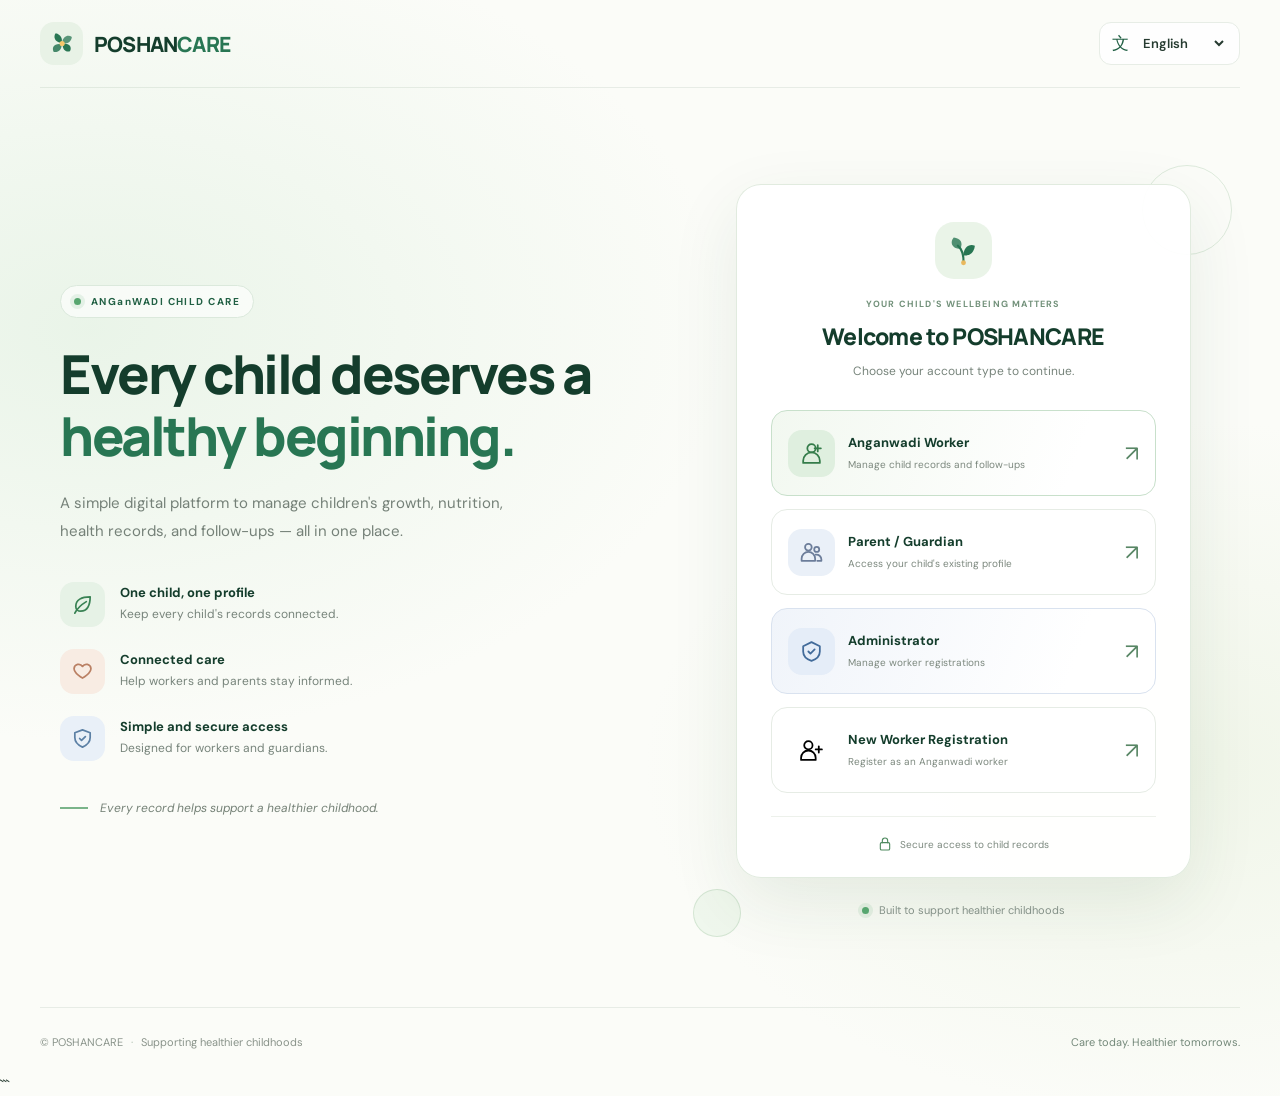
<file: frontend/index.html>
<!DOCTYPE html>
<html lang="en">
<head>
  <meta charset="UTF-8">
  <meta name="viewport" content="width=device-width, initial-scale=1.0">

  <title>POSHANCARE | A Healthy Beginning for Every Child</title>
  <meta
    name="description"
    content="POSHANCARE helps Anganwadi workers and parents manage child growth, nutrition, health records, and follow-ups."
  >

  <link rel="preconnect" href="https://fonts.googleapis.com">
  <link rel="preconnect" href="https://fonts.gstatic.com" crossorigin>
  <link
    href="https://fonts.googleapis.com/css2?family=DM+Sans:wght@400;500;600;700&family=Manrope:wght@400;500;600;700;800&display=swap"
    rel="stylesheet"
  >

  <link rel="stylesheet" href="style.css">
</head>

<body>
  <header class="navbar">
    <a class="brand" href="index.html" aria-label="POSHANCARE home">
      <span class="brand-icon" aria-hidden="true">
        <svg viewBox="0 0 48 48" fill="none">
          <path d="M24 23C13 22 11 13 15 8C23 10 26 16 24 23Z"
                fill="currentColor"/>
          <path d="M25 23C26 12 35 10 40 14C39 22 32 26 25 23Z"
                fill="currentColor" opacity=".75"/>
          <path d="M24 25C13 23 8 30 12 37C20 38 25 32 24 25Z"
                fill="currentColor" opacity=".85"/>
          <path d="M26 25C35 22 41 29 37 36C30 38 25 32 26 25Z"
                fill="currentColor"/>
          <circle cx="25" cy="24" r="4" fill="#F5C76B"/>
        </svg>
      </span>

      <span class="brand-name">POSHAN<span>CARE</span></span>
    </a>

    <div class="nav-right">
      <span class="language-icon" aria-hidden="true">文</span>
      <select id="language" aria-label="Choose language">
        <option value="en">English</option>
        <option value="kn">ಕನ್ನಡ</option>
        <option value="ml">മലയാളം</option>
        <option value="hi">हिन्दी</option>
        <option value="ta">தமிழ்</option>
        <option value="te">తెలుగు</option>
      </select>
    </div>
  </header>

  <main class="hero">
    <section class="hero-content">
      <div class="eyebrow">
        <span class="eyebrow-dot"></span>
        ANGanWADI CHILD CARE
      </div>

      <h1 id="headline">
        Every child deserves a
        <span>healthy beginning.</span>
      </h1>

      <p class="hero-description" id="description">
        A simple digital platform to manage children's growth,
        nutrition, health records, and follow-ups — all in one place.
      </p>

      <div class="benefits">
        <article class="benefit">
          <span class="benefit-icon icon-leaf" aria-hidden="true">
            <svg viewBox="0 0 24 24" fill="none">
              <path d="M20 4C11 4 5 7 5 14a5 5 0 0 0 5 5c7 0 10-6 10-15Z"
                    stroke="currentColor" stroke-width="1.8"
                    stroke-linecap="round" stroke-linejoin="round"/>
              <path d="M4 21c3-6 7-9 12-12"
                    stroke="currentColor" stroke-width="1.8"
                    stroke-linecap="round"/>
            </svg>
          </span>
          <div>
            <h3>One child, one profile</h3>
            <p>Keep every child's records connected.</p>
          </div>
        </article>

        <article class="benefit">
          <span class="benefit-icon icon-heart" aria-hidden="true">
            <svg viewBox="0 0 24 24" fill="none">
              <path d="M20.8 8.8c0 5.2-8.8 10-8.8 10s-8.8-4.8-8.8-10A4.8 4.8 0 0 1 12 6.7a4.8 4.8 0 0 1 8.8 2.1Z"
                    stroke="currentColor" stroke-width="1.8"
                    stroke-linejoin="round"/>
            </svg>
          </span>
          <div>
            <h3>Connected care</h3>
            <p>Help workers and parents stay informed.</p>
          </div>
        </article>

        <article class="benefit">
          <span class="benefit-icon icon-shield" aria-hidden="true">
            <svg viewBox="0 0 24 24" fill="none">
              <path d="M12 3 20 6v5c0 5-3.5 8-8 10-4.5-2-8-5-8-10V6l8-3Z"
                    stroke="currentColor" stroke-width="1.8"
                    stroke-linejoin="round"/>
              <path d="m9 12 2 2 4-4"
                    stroke="currentColor" stroke-width="1.8"
                    stroke-linecap="round" stroke-linejoin="round"/>
            </svg>
          </span>
          <div>
            <h3>Simple and secure access</h3>
            <p>Designed for workers and guardians.</p>
          </div>
        </article>
      </div>

      <div class="hero-note">
        <span class="note-line"></span>
        <p>Every record helps support a healthier childhood.</p>
      </div>
    </section>

    <section class="access-section" aria-labelledby="welcome">
      <div class="decor decor-one"></div>
      <div class="decor decor-two"></div>

      <div class="access-card">
        <div class="welcome-icon">
          <svg viewBox="0 0 48 48" fill="none" aria-hidden="true">
            <path d="M24 38c0-9-1-15-7-20"
                  stroke="currentColor" stroke-width="2.5"
                  stroke-linecap="round"/>
            <path d="M20 22C9 22 7 13 12 8c8 1 12 6 8 14Z"
                  fill="currentColor" opacity=".8"/>
            <path d="M24 30c0-10 7-15 14-12-1 8-6 13-14 12Z"
                  fill="currentColor"/>
            <circle cx="24" cy="39" r="3" fill="#E9B85E"/>
          </svg>
        </div>

        <div class="card-heading">
          <p class="card-eyebrow">YOUR CHILD'S WELLBEING MATTERS</p>
          <h2 id="welcome">Welcome to POSHANCARE</h2>
          <p id="chooseRole">Choose your account type to continue.</p>
        </div>

        <div class="role-options">
          <button
            class="role-button worker"
            id="workerBtn"
            type="button"
          >
            <span class="role-icon worker-icon" aria-hidden="true">
              <svg viewBox="0 0 24 24" fill="none">
                <circle cx="12" cy="7" r="4"
                        stroke="currentColor" stroke-width="1.7"/>
                <path d="M4 21v-2a8 8 0 0 1 16 0v2H4Z"
                      stroke="currentColor" stroke-width="1.7"
                      stroke-linejoin="round"/>
                <path d="M18 4v6M15 7h6"
                      stroke="currentColor" stroke-width="1.7"
                      stroke-linecap="round"/>
              </svg>
            </span>

            <span class="role-text">
              <strong id="workerTitle">Anganwadi Worker</strong>
              <small id="workerDesc">Manage child records and follow-ups</small>
            </span>

            <span class="arrow" aria-hidden="true">↗</span>
          </button>

          <button
            class="role-button parent"
            id="parentBtn"
            type="button"
          >
            <span class="role-icon parent-icon" aria-hidden="true">
              <svg viewBox="0 0 24 24" fill="none">
                <circle cx="9" cy="7" r="3.2"
                        stroke="currentColor" stroke-width="1.7"/>
                <circle cx="17" cy="9" r="2.4"
                        stroke="currentColor" stroke-width="1.7"/>
                <path d="M2.5 20v-2a6.5 6.5 0 0 1 13 0v2h-13Z"
                      stroke="currentColor" stroke-width="1.7"
                      stroke-linejoin="round"/>
                <path d="M16 14a4.8 4.8 0 0 1 5.5 4.7V20h-4"
                      stroke="currentColor" stroke-width="1.7"
                      stroke-linecap="round" stroke-linejoin="round"/>
              </svg>
            </span>

            <span class="role-text">
              <strong id="parentTitle">Parent / Guardian</strong>
              <small id="parentDesc">Access your child's existing profile</small>
            </span>

            <span class="arrow" aria-hidden="true">↗</span>
          </button>

          <button
            class="role-button admin"
            id="adminBtn"
            type="button"
          >
            <span class="role-icon admin-icon" aria-hidden="true">
              <svg viewBox="0 0 24 24" fill="none">
                <path
                  d="M12 3 20 7v5c0 4.5-3.5 7.5-8 9-4.5-1.5-8-4.5-8-9V7l8-4Z"
                  stroke="currentColor"
                  stroke-width="1.7"
                  stroke-linejoin="round"
                />
                <path
                  d="m9 12 2 2 4-4"
                  stroke="currentColor"
                  stroke-width="1.7"
                  stroke-linecap="round"
                  stroke-linejoin="round"
                />
              </svg>
            </span>

            <span class="role-text">
              <strong>Administrator</strong>
              <small>Manage worker registrations</small>
            </span>

            <span class="arrow" aria-hidden="true">↗</span>
          </button>

          <!-- New worker registration button -->
          <button
            class="role-button registration"
            id="newWorkerBtn"
            type="button"
          >
            <span class="role-icon registration-icon" aria-hidden="true">
              <svg viewBox="0 0 24 24" fill="none">
                <circle
                  cx="9"
                  cy="7"
                  r="4"
                  stroke="currentColor"
                  stroke-width="1.7"
                />
                <path
                  d="M2 21v-2a7 7 0 0 1 14 0v2H2Z"
                  stroke="currentColor"
                  stroke-width="1.7"
                  stroke-linejoin="round"
                />
                <path
                  d="M19 8v6M16 11h6"
                  stroke="currentColor"
                  stroke-width="1.7"
                  stroke-linecap="round"
                />
              </svg>
            </span>

            <span class="role-text">
              <strong>New Worker Registration</strong>
              <small>Register as an Anganwadi worker</small>
            </span>

            <span class="arrow" aria-hidden="true">↗</span>
          </button>
        </div>

        <div class="card-security">
          <span class="lock-icon" aria-hidden="true">
            <svg viewBox="0 0 24 24" fill="none">
              <rect x="5" y="10" width="14" height="11" rx="2"
                    stroke="currentColor" stroke-width="1.7"/>
              <path d="M8 10V7a4 4 0 0 1 8 0v3"
                    stroke="currentColor" stroke-width="1.7"
                    stroke-linecap="round"/>
            </svg>
          </span>
          <span>Secure access to child records</span>
        </div>
      </div>

      <p class="access-caption">
        <span class="caption-dot"></span>
        Built to support healthier childhoods
      </p>
    </section>
  </main>

  <footer class="footer">
    <p>© POSHANCARE <span>·</span> Supporting healthier childhoods</p>
    <p class="footer-tagline">Care today. Healthier tomorrows.</p>
  </footer>

  <script src="app.js"></script>

  <script>
    const newWorkerBtn = document.getElementById("newWorkerBtn");

    if (newWorkerBtn) {
      newWorkerBtn.addEventListener("click", function () {
        window.location.href = "worker-register.html";
      });
    }
  </script>
</body>
</html>
```
</file>
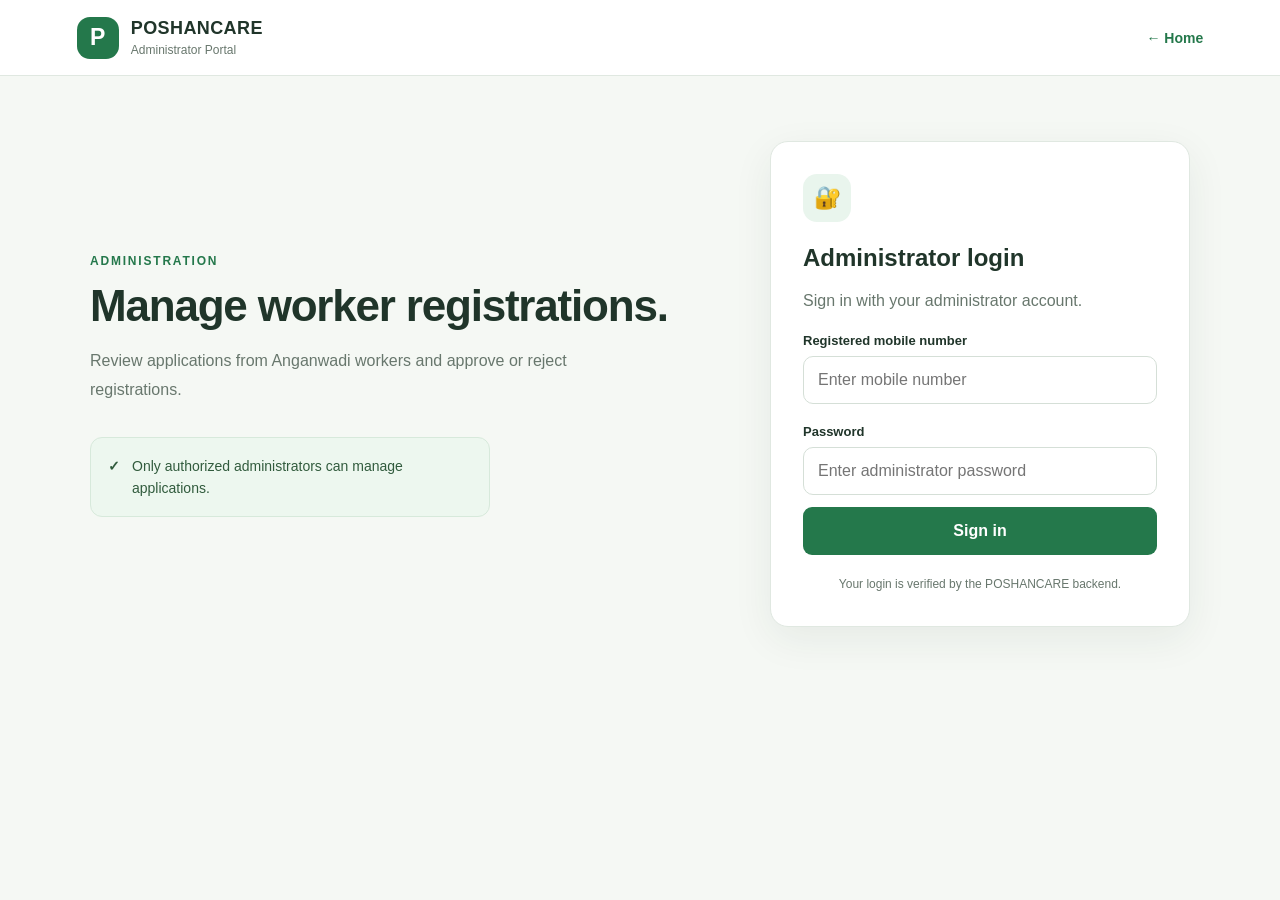
<file: frontend/admin.html>
<!DOCTYPE html>
<html lang="en">
<head>
  <meta charset="UTF-8">
  <meta name="viewport" content="width=device-width, initial-scale=1.0">
  <title>POSHANCARE | Administrator</title>
  <link rel="stylesheet" href="admin.css">
  <script src="admin.js" defer></script>
</head>
<body>
  <header class="topbar">
    <a class="brand" href="index.html">
      <span class="brand-mark">P</span>
      <span>POSHANCARE<small>Administrator Portal</small></span>
    </a>
    <a class="back-link" href="index.html">← Home</a>
  </header>

  <main class="page">
    <!-- Login screen -->
    <section id="loginSection" class="login-layout">
      <div class="intro">
        <span class="eyebrow">ADMINISTRATION</span>
        <h1>Manage worker registrations.</h1>
        <p>Review applications from Anganwadi workers and approve or reject registrations.</p>
        <div class="intro-note">
          <span>✓</span>
          <span>Only authorized administrators can manage applications.</span>
        </div>
      </div>

      <form id="loginForm" class="panel login-panel">
        <div class="panel-icon">🔐</div>
        <h2>Administrator login</h2>
        <p class="muted">Sign in with your administrator account.</p>

        <label for="mobile">Registered mobile number</label>
        <input
          id="mobile"
          name="mobile"
          type="tel"
          inputmode="numeric"
          autocomplete="username"
          placeholder="Enter mobile number"
          pattern="[0-9]{10}"
          maxlength="10"
          required
        >

        <label for="password">Password</label>
        <input
          id="password"
          name="password"
          type="password"
          autocomplete="current-password"
          placeholder="Enter administrator password"
          required
        >

        <p id="loginMessage" class="message" role="status" aria-live="polite"></p>

        <button id="loginButton" class="primary-button" type="submit">
          Sign in
        </button>

        <p class="security-note">Your login is verified by the POSHANCARE backend.</p>
      </form>
    </section>

    <!-- Dashboard screen: hidden until login succeeds -->
    <section id="dashboardSection" class="dashboard" hidden>
      <div class="dashboard-heading">
        <div>
          <span class="eyebrow">ADMIN DASHBOARD</span>
          <h1>Worker registrations</h1>
          <p class="muted">Review new applications before granting access.</p>
        </div>
        <button id="logoutButton" class="secondary-button" type="button">
          Sign out
        </button>
      </div>

      <div class="welcome-card">
        <div class="avatar">A</div>
        <div>
          <span class="muted small">Signed in as administrator</span>
          <h2 id="adminName">Administrator</h2>
        </div>
      </div>

      <div class="stats-grid">
        <article class="stat-card">
          <span class="stat-label">Pending applications</span>
          <strong id="pendingCount">—</strong>
        </article>
        <article class="stat-card">
          <span class="stat-label">Displayed below</span>
          <strong id="displayedCount">—</strong>
        </article>
      </div>

      <div class="section-heading">
        <div>
          <h2>Applications awaiting review</h2>
          <p class="muted">Check the applicant and Anganwadi centre before deciding.</p>
        </div>
        <button id="refreshButton" class="secondary-button" type="button">
          ↻ Refresh
        </button>
      </div>

      <p id="dashboardMessage" class="message" role="status" aria-live="polite"></p>

      <div id="applicationsList" class="applications-list">
        <div class="empty-state">Sign in to load applications.</div>
      </div>

      <p class="footer-note">
        POSHANCARE · Worker access is subject to administrator approval.
      </p>
    </section>
  </main>
</body>
</html>
</file>
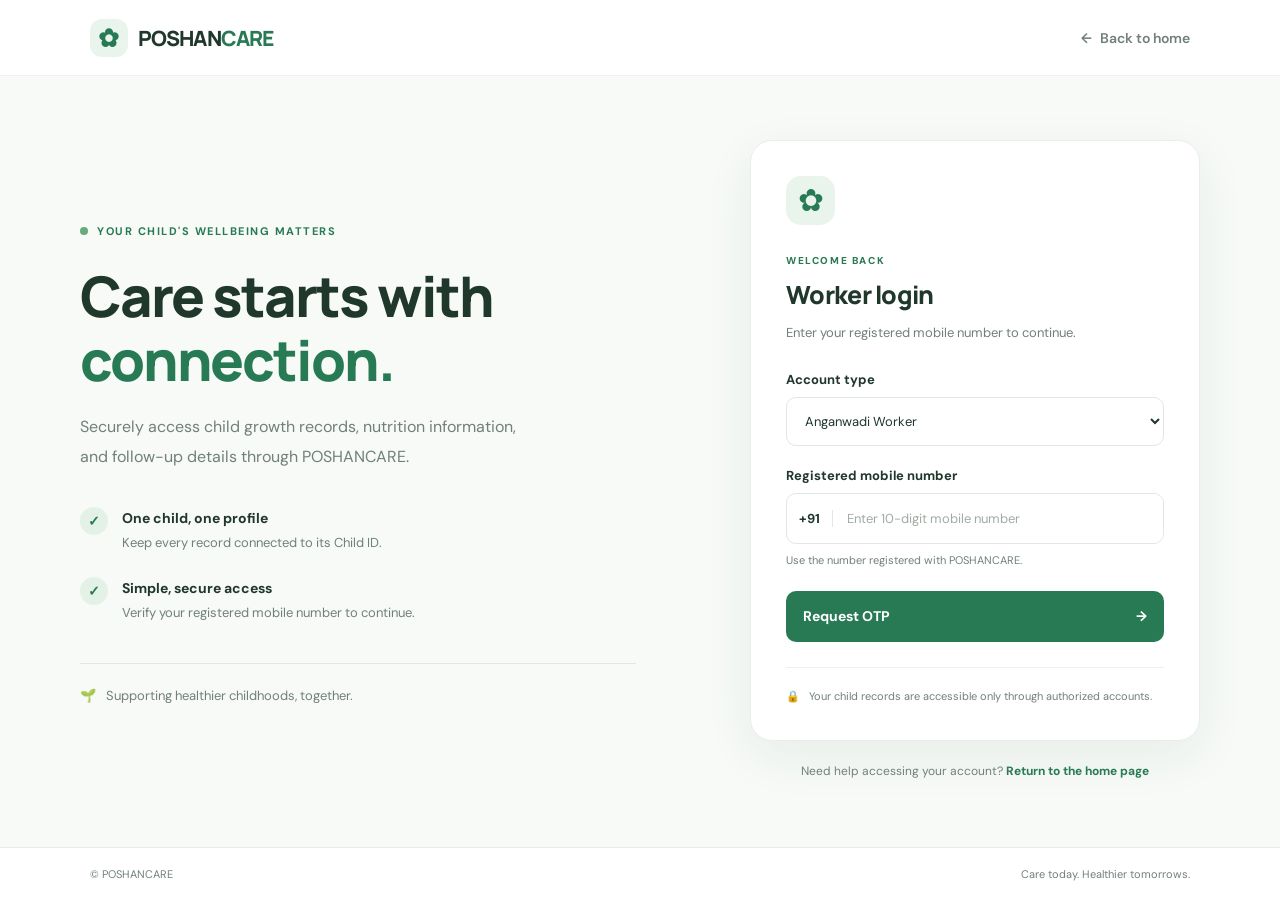
<file: frontend/login.html>
<!DOCTYPE html>
<html lang="en">
<head>
  <meta charset="UTF-8">
  <meta name="viewport" content="width=device-width, initial-scale=1.0">

  <title>Login | POSHANCARE</title>
  <meta name="description" content="Secure worker and parent access to POSHANCARE child records.">

  <link rel="preconnect" href="https://fonts.googleapis.com">
  <link rel="preconnect" href="https://fonts.gstatic.com" crossorigin>
  <link href="https://fonts.googleapis.com/css2?family=DM+Sans:wght@400;500;600;700&family=Manrope:wght@400;500;600;700;800&display=swap" rel="stylesheet">

  <link rel="stylesheet" href="login.css">
</head>

<body>
  <header class="navbar">
    <a class="brand" href="index.html">
      <span class="brand-icon" aria-hidden="true">✿</span>
      <span>POSHAN<span class="brand-accent">CARE</span></span>
    </a>

    <a class="back-link" href="index.html">
      <span aria-hidden="true">←</span> Back to home
    </a>
  </header>

  <main class="login-layout">
    <section class="welcome-panel">
      <span class="eyebrow">
        <span class="eyebrow-dot"></span>
        YOUR CHILD'S WELLBEING MATTERS
      </span>

      <h1>
        Care starts with
        <span>connection.</span>
      </h1>

      <p class="welcome-description">
        Securely access child growth records, nutrition information,
        and follow-up details through POSHANCARE.
      </p>

      <div class="welcome-features">
        <div class="feature">
          <span class="feature-icon" aria-hidden="true">✓</span>
          <div>
            <strong>One child, one profile</strong>
            <p>Keep every record connected to its Child ID.</p>
          </div>
        </div>

        <div class="feature">
          <span class="feature-icon" aria-hidden="true">✓</span>
          <div>
            <strong>Simple, secure access</strong>
            <p>Verify your registered mobile number to continue.</p>
          </div>
        </div>
      </div>

      <div class="welcome-note">
        <span aria-hidden="true">🌱</span>
        Supporting healthier childhoods, together.
      </div>
    </section>

    <section class="form-section">
      <div class="login-card">
        <div class="login-symbol" aria-hidden="true">✿</div>

        <div class="form-heading">
          <span class="form-eyebrow">WELCOME BACK</span>
          <h2 id="loginTitle">Sign in to POSHANCARE</h2>
          <p id="loginDescription">
            Enter your registered details to receive a verification code.
          </p>
        </div>

        <form id="loginForm">
          <div class="field-group" id="roleGroup">
            <label for="role">Account type</label>
            <select id="role" name="role" required>
              <option value="WORKER">Anganwadi Worker</option>
              <option value="PARENT">Parent / Guardian</option>
            </select>
          </div>

          <div class="field-group" id="childIdGroup" hidden>
            <label for="childId">Child ID</label>
            <input
              type="text"
              id="childId"
              name="childId"
              placeholder="e.g. PC-XXXXXXXX"
              autocomplete="off"
            >
            <small>Use the Child ID provided by your Anganwadi worker.</small>
          </div>

          <div class="field-group">
            <label for="mobile">Registered mobile number</label>

            <div class="mobile-input">
              <span class="country-code">+91</span>
              <input
                type="tel"
                id="mobile"
                name="mobile"
                placeholder="Enter 10-digit mobile number"
                inputmode="numeric"
                autocomplete="tel-national"
                maxlength="10"
                pattern="[6-9][0-9]{9}"
                required
              >
            </div>

            <small>Use the number registered with POSHANCARE.</small>
          </div>

          <div class="field-group" id="otpGroup" hidden>
            <label for="otp">Verification code</label>
            <input
              type="text"
              id="otp"
              name="otp"
              placeholder="Enter 6-digit OTP"
              inputmode="numeric"
              autocomplete="one-time-code"
              maxlength="6"
              pattern="[0-9]{6}"
            >
            <small id="otpHelp">
              Enter the verification code from your authentication provider.
            </small>
          </div>

          <p id="formMessage" class="form-message" role="status" aria-live="polite"></p>

          <button type="submit" id="submitBtn" class="submit-button">
            <span id="submitText">Request OTP</span>
            <span aria-hidden="true">→</span>
          </button>

          <button type="button" id="resendBtn" class="resend-button" hidden>
            Request a new OTP
          </button>
        </form>

        <div class="security-note">
          <span aria-hidden="true">🔒</span>
          Your child records are accessible only through authorized accounts.
        </div>
      </div>

      <p class="help-text">
        Need help accessing your account?
        <a href="index.html">Return to the home page</a>
      </p>
    </section>
  </main>

  <footer class="footer">
    <span>© POSHANCARE</span>
    <span>Care today. Healthier tomorrows.</span>
  </footer>

  <script src="login.js"></script>
</body>
</html>
</file>
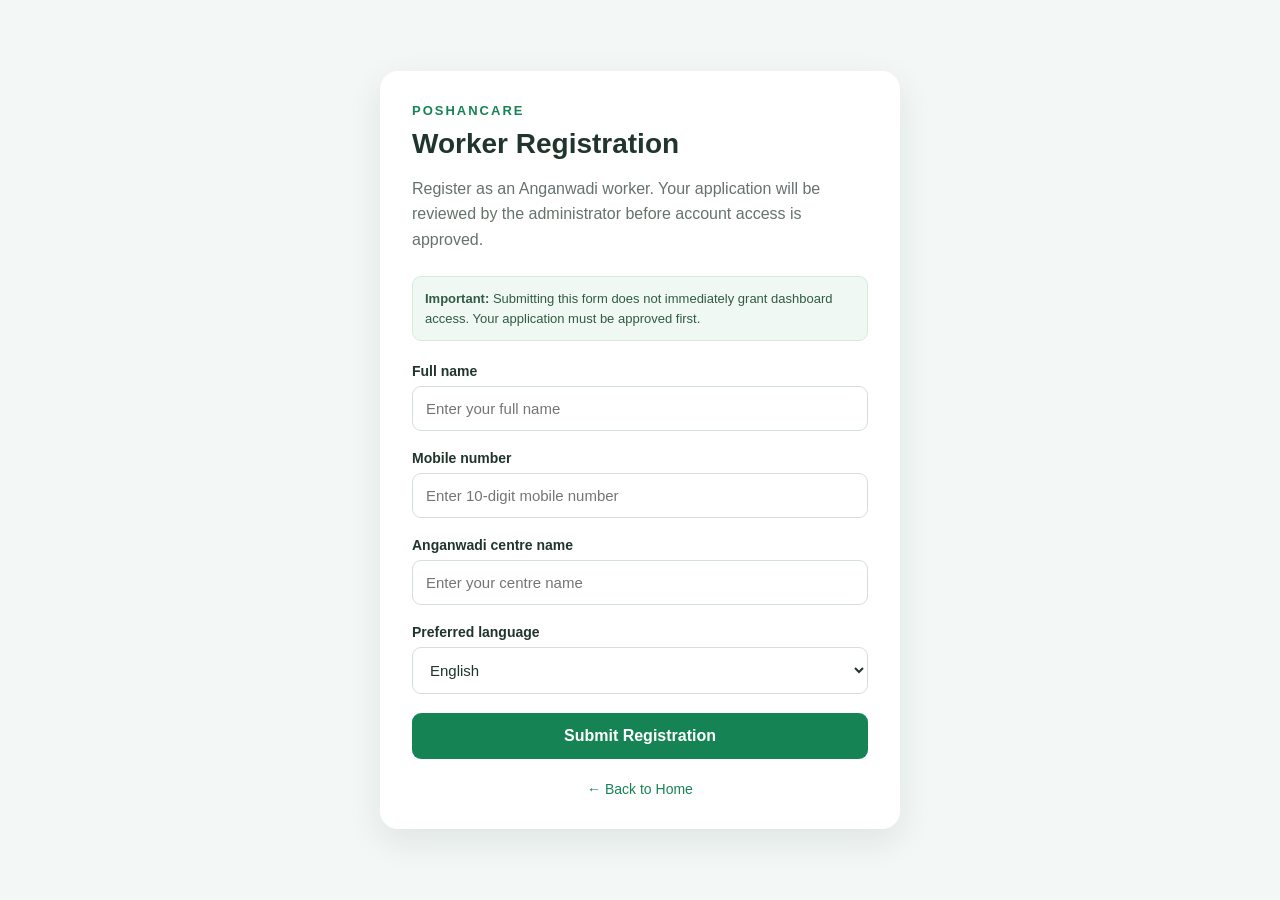
<file: frontend/worker-register.html>
<!DOCTYPE html>
<html lang="en">
<head>
  <meta charset="UTF-8">
  <meta name="viewport" content="width=device-width, initial-scale=1.0">
  <title>Worker Registration | POSHANCARE</title>

  <style>
    * {
      box-sizing: border-box;
    }

    body {
      margin: 0;
      min-height: 100vh;
      font-family: Arial, sans-serif;
      background: #f3f7f5;
      color: #20352b;
      display: flex;
      align-items: center;
      justify-content: center;
      padding: 24px;
    }

    .container {
      width: 100%;
      max-width: 520px;
      background: #ffffff;
      padding: 32px;
      border-radius: 18px;
      box-shadow: 0 12px 35px rgba(22, 60, 42, 0.09);
    }

    .brand {
      color: #168354;
      font-size: 13px;
      font-weight: bold;
      letter-spacing: 2px;
      margin-bottom: 10px;
    }

    h1 {
      margin: 0 0 10px;
      font-size: 28px;
    }

    .description {
      color: #65736b;
      line-height: 1.6;
      margin-bottom: 24px;
    }

    label {
      display: block;
      font-weight: 600;
      font-size: 14px;
      margin-bottom: 7px;
    }

    input, select {
      display: block;
      width: 100%;
      padding: 13px;
      margin-bottom: 19px;
      border: 1px solid #d5dfd9;
      border-radius: 9px;
      background: #fff;
      color: #20352b;
      font-size: 15px;
    }

    input:focus, select:focus {
      outline: 2px solid #a7e4c5;
      border-color: #168354;
    }

    button {
      width: 100%;
      padding: 14px;
      border: none;
      border-radius: 9px;
      background: #168354;
      color: white;
      font-size: 16px;
      font-weight: bold;
      cursor: pointer;
    }

    button:hover {
      background: #116b43;
    }

    button:disabled {
      opacity: 0.65;
      cursor: wait;
    }

    .notice {
      background: #f0f8f3;
      border: 1px solid #d6ebdd;
      color: #315b43;
      padding: 12px;
      border-radius: 9px;
      font-size: 13px;
      line-height: 1.5;
      margin-bottom: 22px;
    }

    #message {
      margin-top: 18px;
      line-height: 1.6;
      font-size: 14px;
      overflow-wrap: anywhere;
    }

    .success {
      color: #137447;
    }

    .error {
      color: #b42318;
    }

    .back-link {
      display: block;
      text-align: center;
      margin-top: 22px;
      color: #168354;
      text-decoration: none;
      font-size: 14px;
    }

    .back-link:hover {
      text-decoration: underline;
    }

    @media (max-width: 480px) {
      .container {
        padding: 23px;
      }

      h1 {
        font-size: 24px;
      }
    }
  </style>
</head>

<body>
  <main class="container">
    <div class="brand">POSHANCARE</div>

    <h1>Worker Registration</h1>

    <p class="description">
      Register as an Anganwadi worker. Your application will
      be reviewed by the administrator before account access
      is approved.
    </p>

    <div class="notice">
      <strong>Important:</strong> Submitting this form does not
      immediately grant dashboard access. Your application
      must be approved first.
    </div>

    <form id="registrationForm">
      <label for="fullName">Full name</label>
      <input
        id="fullName"
        name="fullName"
        type="text"
        maxlength="100"
        autocomplete="name"
        placeholder="Enter your full name"
        required
      >

      <label for="mobile">Mobile number</label>
      <input
        id="mobile"
        name="mobile"
        type="tel"
        inputmode="numeric"
        pattern="[0-9]{10}"
        maxlength="10"
        autocomplete="tel"
        placeholder="Enter 10-digit mobile number"
        title="Enter a 10-digit mobile number"
        required
      >

      <label for="centreName">Anganwadi centre name</label>
      <input
        id="centreName"
        name="centreName"
        type="text"
        maxlength="150"
        placeholder="Enter your centre name"
        required
      >

      <label for="preferredLanguage">Preferred language</label>
      <select id="preferredLanguage" name="preferredLanguage" required>
        <option value="en">English</option>
        <option value="kn">Kannada</option>
        <option value="ml">Malayalam</option>
        <option value="hi">Hindi</option>
      </select>

      <button id="submitButton" type="submit">
        Submit Registration
      </button>

      <p id="message" role="status" aria-live="polite"></p>
    </form>

    <a class="back-link" href="index.html">
      ← Back to Home
    </a>
  </main>

  <script>
    const API_BASE_URL = "https://poshancare.onrender.com/api";

    const form = document.getElementById("registrationForm");
    const submitButton = document.getElementById("submitButton");
    const message = document.getElementById("message");

    form.addEventListener("submit", async (event) => {
      event.preventDefault();

      if (!form.reportValidity()) {
        return;
      }

      const formData = new FormData(form);

      const workerData = {
        fullName: String(formData.get("fullName")).trim(),
        mobile: String(formData.get("mobile")).trim(),
        centreName: String(formData.get("centreName")).trim(),
        preferredLanguage: String(
          formData.get("preferredLanguage")
        )
      };

      if (!/^[0-9]{10}$/.test(workerData.mobile)) {
        message.className = "error";
        message.textContent = "Enter a valid 10-digit mobile number.";
        return;
      }

      submitButton.disabled = true;
      submitButton.textContent = "Submitting...";
      message.className = "";
      message.textContent = "Submitting your application...";

      try {
        const response = await fetch(
          `${API_BASE_URL}/auth/worker-register`,
          {
            method: "POST",
            headers: {
              "Content-Type": "application/json",
              "Accept": "application/json"
            },
            body: JSON.stringify(workerData)
          }
        );

        const responseText = await response.text();
        let result = {};

        if (responseText) {
          try {
            result = JSON.parse(responseText);
          } catch {
            result = { message: responseText };
          }
        }

        if (!response.ok) {
          throw new Error(
            result.message ||
            result.error ||
            `Registration failed (HTTP ${response.status}).`
          );
        }

        form.reset();
        message.className = "success";
        message.textContent =
          result.message ||
          "Registration submitted successfully. Your application " +
          "has been sent to the administrator for review.";

      } catch (error) {
        message.className = "error";

        if (error instanceof TypeError) {
          message.textContent =
            "Could not connect to the backend. Check that Spring " +
            "Boot is running on port 8080 and that CORS is configured.";
        } else {
          message.textContent = error.message;
        }
      } finally {
        submitButton.disabled = false;
        submitButton.textContent = "Submit Registration";
      }
    });
  </script>
</body>
</html>
</file>
<file: frontend/style.css>
:root {
  --green-950: #143d2c;
  --green-900: #194b35;
  --green-800: #216044;
  --green-700: #287653;
  --green-100: #e5f1e8;
  --green-50: #f2f8f3;
  --cream: #fbfcf8;
  --text: #263b30;
  --muted: #77847b;
  --border: #e7ede6;
  --white: #ffffff;
  --shadow: 0 24px 70px rgba(31, 73, 48, 0.09);
}

* {
  box-sizing: border-box;
  margin: 0;
  padding: 0;
}

html {
  scroll-behavior: smooth;
}

body {
  min-height: 100vh;
  display: flex;
  flex-direction: column;
  background:
    radial-gradient(ellipse at 7% 30%, rgba(224, 240, 224, 0.65), transparent 38%),
    radial-gradient(ellipse at 92% 70%, rgba(231, 240, 220, 0.55), transparent 32%),
    var(--cream);
  color: var(--text);
  font-family: "DM Sans", sans-serif;
  -webkit-font-smoothing: antialiased;
}

button,
select {
  font: inherit;
}

button {
  -webkit-tap-highlight-color: transparent;
}

.navbar {
  width: min(1240px, calc(100% - 80px));
  min-height: 88px;
  margin: 0 auto;
  display: flex;
  align-items: center;
  justify-content: space-between;
  border-bottom: 1px solid rgba(35, 75, 48, 0.09);
}

.brand {
  display: inline-flex;
  align-items: center;
  gap: 11px;
  text-decoration: none;
  color: var(--green-950);
}

.brand-icon {
  width: 43px;
  height: 43px;
  display: grid;
  place-items: center;
  color: var(--green-700);
  background: #e8f2e6;
  border-radius: 14px;
}

.brand-icon svg {
  width: 31px;
  height: 31px;
}

.brand-name {
  font-family: "Manrope", sans-serif;
  font-size: 21px;
  font-weight: 800;
  letter-spacing: -0.8px;
}

.brand-name span {
  color: var(--green-700);
}

.nav-right {
  display: flex;
  align-items: center;
  gap: 8px;
  padding: 8px 12px;
  background: rgba(255, 255, 255, 0.85);
  border: 1px solid var(--border);
  border-radius: 12px;
}

.language-icon {
  color: var(--green-800);
  font-size: 17px;
}

#language {
  max-width: 150px;
  padding: 3px 15px 3px 2px;
  color: var(--text);
  background: transparent;
  border: none;
  outline: none;
  cursor: pointer;
  font-size: 13px;
  font-weight: 600;
}

.hero {
  width: min(1160px, calc(100% - 80px));
  flex: 1;
  margin: 0 auto;
  padding: 76px 0 70px;
  display: grid;
  grid-template-columns: 1.04fr 0.96fr;
  align-items: center;
  gap: clamp(45px, 7vw, 100px);
}

.hero-content {
  max-width: 530px;
}

.eyebrow {
  display: inline-flex;
  align-items: center;
  gap: 10px;
  margin-bottom: 25px;
  padding: 9px 13px;
  border: 1px solid #dbe9dc;
  border-radius: 100px;
  background: rgba(255, 255, 255, 0.65);
  color: var(--green-800);
  font-size: 10px;
  font-weight: 700;
  letter-spacing: 1.45px;
}

.eyebrow-dot,
.caption-dot {
  width: 7px;
  height: 7px;
  border-radius: 50%;
  background: #57a66f;
  box-shadow: 0 0 0 4px rgba(87, 166, 111, 0.12);
}

h1 {
  max-width: 550px;
  color: var(--green-950);
  font-family: "Manrope", sans-serif;
  font-size: clamp(39px, 4.2vw, 59px);
  font-weight: 800;
  line-height: 1.14;
  letter-spacing: -2.5px;
}

h1 span {
  display: block;
  color: var(--green-700);
}

.hero-description {
  max-width: 455px;
  margin-top: 23px;
  color: #758178;
  font-size: 15px;
  line-height: 1.9;
}

.benefits {
  display: grid;
  gap: 22px;
  margin-top: 36px;
}

.benefit {
  display: flex;
  align-items: center;
  gap: 15px;
}

.benefit-icon {
  width: 45px;
  height: 45px;
  flex-shrink: 0;
  display: grid;
  place-items: center;
  border-radius: 14px;
}

.benefit-icon svg {
  width: 23px;
  height: 23px;
}

.icon-leaf {
  color: #398254;
  background: #e6f2e6;
}

.icon-heart {
  color: #ba8064;
  background: #f8ece3;
}

.icon-shield {
  color: #5c80a5;
  background: #e9f0f8;
}

.benefit h3 {
  margin-bottom: 4px;
  color: var(--green-950);
  font-size: 13px;
  font-weight: 700;
}

.benefit p {
  color: var(--muted);
  font-size: 12px;
  line-height: 1.6;
}

.hero-note {
  display: flex;
  align-items: center;
  gap: 12px;
  margin-top: 39px;
}

.note-line {
  width: 28px;
  height: 2px;
  background: #7ab48a;
}

.hero-note p {
  color: #748176;
  font-size: 12px;
  font-style: italic;
}

.access-section {
  position: relative;
  min-width: 0;
  padding: 20px 0;
}

.access-card {
  position: relative;
  z-index: 1;
  width: 100%;
  max-width: 455px;
  margin: 0 auto;
  padding: 37px 34px 25px;
  background: rgba(255, 255, 255, 0.94);
  border: 1px solid rgba(224, 234, 222, 0.95);
  border-radius: 25px;
  box-shadow: var(--shadow);
}

.welcome-icon {
  width: 57px;
  height: 57px;
  margin: 0 auto 19px;
  display: grid;
  place-items: center;
  border-radius: 19px;
  background: #eaf4e8;
  color: var(--green-700);
}

.welcome-icon svg {
  width: 39px;
  height: 39px;
}

.card-heading {
  text-align: center;
}

.card-eyebrow {
  margin-bottom: 10px;
  color: #72917a;
  font-size: 9px;
  font-weight: 700;
  letter-spacing: 1.2px;
}

.card-heading h2 {
  color: var(--green-950);
  font-family: "Manrope", sans-serif;
  font-size: 23px;
  font-weight: 800;
  letter-spacing: -0.7px;
}

.card-heading > p:last-child {
  margin-top: 9px;
  color: var(--muted);
  font-size: 12px;
  line-height: 1.7;
}

.role-options {
  display: grid;
  gap: 13px;
  margin-top: 29px;
}

.role-button {
  width: 100%;
  min-height: 86px;
  display: flex;
  align-items: center;
  gap: 13px;
  padding: 16px;
  text-align: left;
  background: white;
  border: 1px solid #e6ece5;
  border-radius: 16px;
  cursor: pointer;
  transition:
    transform 180ms ease,
    border-color 180ms ease,
    box-shadow 180ms ease,
    background 180ms ease;
}

.role-button:hover {
  transform: translateY(-2px);
  border-color: #9fc8a6;
  box-shadow: 0 10px 24px rgba(31, 73, 48, 0.08);
}

.role-button:focus-visible {
  outline: 3px solid rgba(56, 130, 84, 0.28);
  outline-offset: 3px;
}

.role-button.worker {
  border-color: #c8e0cb;
  background: linear-gradient(110deg, #f2f8f0, #ffffff 78%);
}

.role-icon {
  width: 47px;
  height: 47px;
  flex-shrink: 0;
  display: grid;
  place-items: center;
  border-radius: 14px;
}

.role-icon svg {
  width: 25px;
  height: 25px;
}

.worker-icon {
  color: #347c4a;
  background: #dfefdf;
}

.parent-icon {
  color: #6c7d9a;
  background: #eaf0f8;
}

.role-text {
  min-width: 0;
  flex: 1;
  display: grid;
  gap: 6px;
}

.role-text strong {
  color: var(--green-950);
  font-size: 13px;
  font-weight: 700;
}

.role-text small {
  color: #7c887e;
  font-size: 10px;
  line-height: 1.5;
}

.arrow {
  flex-shrink: 0;
  color: #588665;
  font-size: 22px;
  transition: transform 180ms ease;
}

.role-button:hover .arrow {
  transform: translate(2px, -2px);
}

.card-security {
  display: flex;
  justify-content: center;
  align-items: center;
  gap: 7px;
  margin-top: 23px;
  padding-top: 19px;
  border-top: 1px solid #edf1eb;
  color: #7c897f;
  font-size: 10px;
}

.lock-icon {
  display: inline-flex;
  color: #4e8a5f;
}

.lock-icon svg {
  width: 16px;
  height: 16px;
}

.decor {
  position: absolute;
  border: 1px solid rgba(123, 173, 126, 0.23);
  border-radius: 50%;
  pointer-events: none;
}

.decor-one {
  width: 90px;
  height: 90px;
  top: 1px;
  right: -12px;
}

.decor-two {
  width: 48px;
  height: 48px;
  bottom: 0;
  left: -13px;
  background: rgba(227, 241, 225, 0.5);
}

.access-caption {
  position: relative;
  z-index: 1;
  display: flex;
  align-items: center;
  justify-content: center;
  gap: 10px;
  margin-top: 25px;
  color: #839087;
  font-size: 11px;
}

.footer {
  width: min(1240px, calc(100% - 80px));
  min-height: 68px;
  margin: 0 auto;
  display: flex;
  align-items: center;
  justify-content: space-between;
  gap: 20px;
  border-top: 1px solid rgba(35, 75, 48, 0.09);
  color: #89938a;
  font-size: 11px;
}

.footer p span {
  margin: 0 5px;
  color: #a8b9a9;
}

.footer-tagline {
  color: #738879;
}

/* Tablet */
@media (max-width: 950px) {
  .navbar,
  .footer {
    width: calc(100% - 48px);
  }

  .hero {
    width: calc(100% - 64px);
    gap: 35px;
    padding: 60px 0;
  }

  h1 {
    font-size: clamp(36px, 5vw, 49px);
    letter-spacing: -1.8px;
  }

  .access-card {
    padding: 30px 23px 23px;
  }

  .card-heading h2 {
    font-size: 21px;
  }

  .role-button {
    gap: 10px;
    padding: 12px;
  }

  .role-icon {
    width: 42px;
    height: 42px;
  }
}

/* Mobile */
@media (max-width: 700px) {
  .navbar {
    width: calc(100% - 36px);
    min-height: 74px;
  }

  .brand-icon {
    width: 38px;
    height: 38px;
    border-radius: 12px;
  }

  .brand-name {
    font-size: 19px;
  }

  .nav-right {
    padding: 7px 9px;
  }

  #language {
    max-width: 112px;
    font-size: 12px;
  }

  .hero {
    width: calc(100% - 36px);
    grid-template-columns: 1fr;
    gap: 32px;
    padding: 48px 0 45px;
  }

  .hero-content {
    max-width: 540px;
    margin: 0 auto;
  }

  .eyebrow {
    margin-bottom: 20px;
    font-size: 9px;
  }

  h1 {
    max-width: 500px;
    font-size: clamp(39px, 9vw, 53px);
    letter-spacing: -1.8px;
  }

  .hero-description {
    margin-top: 17px;
    font-size: 14px;
    line-height: 1.8;
  }

  .benefits {
    gap: 17px;
    margin-top: 27px;
  }

  .benefit-icon {
    width: 41px;
    height: 41px;
  }

  .hero-note {
    margin-top: 26px;
  }

  .access-section {
    width: 100%;
    padding: 5px 0 0;
  }

  .access-card {
    max-width: 455px;
    padding: 29px 22px 23px;
    border-radius: 22px;
  }

  .footer {
    width: calc(100% - 36px);
    min-height: 70px;
    flex-direction: column;
    justify-content: center;
    gap: 7px;
    text-align: center;
  }
}

/* Small phones */
@media (max-width: 380px) {
  .navbar,
  .hero,
  .footer {
    width: calc(100% - 28px);
  }

  .brand {
    gap: 7px;
  }

  .brand-name {
    font-size: 17px;
  }

  .brand-icon {
    width: 34px;
    height: 34px;
  }

  .nav-right {
    gap: 4px;
    padding: 6px;
  }

  #language {
    max-width: 96px;
    font-size: 11px;
  }

  .access-card {
    padding-right: 16px;
    padding-left: 16px;
  }

  .role-button {
    gap: 9px;
    padding: 11px;
  }

  .role-text strong {
    font-size: 12px;
  }

  .role-text small {
    font-size: 9px;
  }
}

@media (prefers-reduced-motion: reduce) {
  *,
  *::before,
  *::after {
    scroll-behavior: auto !important;
    transition-duration: 0.01ms !important;
  }
}

/* Administrator button */
.role-button.admin {
  border-color: #d9e2ef;
  background: linear-gradient(110deg, #f0f4fa, #ffffff 78%);
}

.role-button.admin:hover {
  border-color: #a8bfdc;
}

.admin-icon {
  color: #426b9a;
  background: #e5edf8;
}
</file>
<file: frontend/admin.css>
:root {
  --green: #24784b;
  --green-dark: #185b37;
  --green-light: #e9f5ed;
  --ink: #20352a;
  --muted: #68776d;
  --border: #e0e8e1;
  --surface: #ffffff;
  --page: #f5f8f4;
  --red: #b42318;
  --red-light: #fff0ee;
}

* {
  box-sizing: border-box;
}

body {
  margin: 0;
  min-height: 100vh;
  font-family: Arial, Helvetica, sans-serif;
  color: var(--ink);
  background: var(--page);
}

button,
input {
  font: inherit;
}

button,
a {
  -webkit-tap-highlight-color: transparent;
}

.topbar {
  min-height: 76px;
  padding: 14px 6%;
  background: #fff;
  border-bottom: 1px solid var(--border);
  display: flex;
  align-items: center;
  justify-content: space-between;
  gap: 16px;
}

.brand {
  display: flex;
  align-items: center;
  gap: 12px;
  text-decoration: none;
  color: var(--ink);
  font-size: 18px;
  font-weight: 800;
  letter-spacing: 0.4px;
}

.brand small {
  display: block;
  margin-top: 4px;
  color: var(--muted);
  font-size: 12px;
  font-weight: 400;
  letter-spacing: 0;
}

.brand-mark {
  width: 42px;
  height: 42px;
  display: grid;
  place-items: center;
  border-radius: 13px;
  background: var(--green);
  color: white;
  font-size: 23px;
}

.back-link {
  color: var(--green);
  text-decoration: none;
  font-weight: 700;
  font-size: 14px;
}

.page {
  width: min(1100px, 90%);
  margin: 48px auto;
}

.login-layout {
  display: grid;
  grid-template-columns: 1fr 420px;
  align-items: center;
  gap: 60px;
  min-height: 520px;
}

.intro h1,
.dashboard-heading h1 {
  margin: 12px 0;
  font-size: clamp(30px, 4vw, 44px);
  line-height: 1.15;
  letter-spacing: -1.2px;
}

.intro > p {
  max-width: 480px;
  color: var(--muted);
  font-size: 16px;
  line-height: 1.8;
}

.eyebrow {
  color: var(--green);
  font-size: 12px;
  font-weight: 800;
  letter-spacing: 1.8px;
}

.intro-note {
  display: flex;
  align-items: flex-start;
  gap: 12px;
  margin-top: 32px;
  max-width: 400px;
  padding: 17px;
  border: 1px solid #d7e9db;
  border-radius: 12px;
  background: #edf7ef;
  color: #315b3d;
  font-size: 14px;
  line-height: 1.6;
}

.intro-note > span:first-child {
  font-weight: 800;
}

.panel {
  background: var(--surface);
  border: 1px solid var(--border);
  border-radius: 18px;
  box-shadow: 0 12px 40px rgba(29, 61, 39, 0.07);
}

.login-panel {
  padding: 32px;
}

.panel-icon {
  width: 48px;
  height: 48px;
  display: grid;
  place-items: center;
  background: var(--green-light);
  border-radius: 14px;
  font-size: 22px;
}

.login-panel h2 {
  margin: 22px 0 8px;
  font-size: 24px;
}

.muted {
  color: var(--muted);
}

.small {
  font-size: 12px;
}

.login-panel > p {
  line-height: 1.6;
}

label {
  display: block;
  margin: 20px 0 8px;
  font-size: 13px;
  font-weight: 700;
}

input {
  display: block;
  width: 100%;
  min-height: 48px;
  padding: 12px 14px;
  border: 1px solid #d5dfd7;
  border-radius: 10px;
  background: white;
  color: var(--ink);
  outline: none;
}

input:focus {
  border-color: var(--green);
  box-shadow: 0 0 0 3px rgba(36, 120, 75, 0.1);
}

.primary-button,
.secondary-button,
.action-button {
  min-height: 42px;
  padding: 11px 16px;
  border: 0;
  border-radius: 9px;
  cursor: pointer;
  font-weight: 700;
  transition: background 0.2s, transform 0.2s;
}

.primary-button {
  width: 100%;
  margin-top: 12px;
  min-height: 48px;
  color: white;
  background: var(--green);
}

.primary-button:hover {
  background: var(--green-dark);
}

.primary-button:disabled,
.action-button:disabled,
.secondary-button:disabled {
  opacity: 0.6;
  cursor: not-allowed;
}

.secondary-button {
  color: var(--green-dark);
  background: white;
  border: 1px solid #cdded0;
}

.secondary-button:hover {
  background: var(--green-light);
}

.security-note,
.footer-note {
  color: var(--muted);
  font-size: 12px;
  line-height: 1.6;
  text-align: center;
}

.security-note {
  margin: 20px 0 0;
}

.message {
  min-height: 0;
  margin: 12px 0;
  font-size: 13px;
  line-height: 1.6;
}

.message:empty {
  display: none;
}

.message.error {
  padding: 10px 12px;
  border-radius: 8px;
  color: var(--red);
  background: var(--red-light);
}

.message.success {
  padding: 10px 12px;
  border-radius: 8px;
  color: var(--green-dark);
  background: var(--green-light);
}

.dashboard[hidden],
.login-layout[hidden] {
  display: none !important;
}

.dashboard-heading,
.section-heading {
  display: flex;
  align-items: center;
  justify-content: space-between;
  gap: 20px;
}

.dashboard-heading {
  margin-bottom: 28px;
}

.dashboard-heading h1 {
  font-size: clamp(28px, 4vw, 38px);
}

.dashboard-heading p,
.section-heading p {
  margin: 8px 0 0;
  line-height: 1.6;
}

.welcome-card {
  display: flex;
  align-items: center;
  gap: 16px;
  padding: 22px;
  background: white;
  border: 1px solid var(--border);
  border-radius: 14px;
}

.avatar {
  display: grid;
  place-items: center;
  width: 50px;
  height: 50px;
  border-radius: 15px;
  background: var(--green-light);
  color: var(--green);
  font-size: 22px;
  font-weight: 800;
}

.welcome-card h2 {
  margin: 5px 0 0;
  font-size: 19px;
}

.stats-grid {
  display: grid;
  grid-template-columns: repeat(2, minmax(0, 1fr));
  gap: 18px;
  margin: 22px 0 38px;
}

.stat-card {
  padding: 22px;
  border: 1px solid var(--border);
  border-radius: 14px;
  background: white;
}

.stat-label {
  display: block;
  color: var(--muted);
  font-size: 13px;
}

.stat-card strong {
  display: block;
  margin-top: 12px;
  font-size: 32px;
  color: var(--green-dark);
}

.section-heading {
  margin-bottom: 18px;
}

.section-heading h2 {
  margin: 0;
  font-size: 22px;
}

.applications-list {
  display: grid;
  gap: 16px;
}

.application-card {
  padding: 22px;
  background: white;
  border: 1px solid var(--border);
  border-radius: 14px;
}

.application-top {
  display: flex;
  justify-content: space-between;
  align-items: flex-start;
  gap: 14px;
}

.application-top h3 {
  margin: 0 0 7px;
  font-size: 18px;
  overflow-wrap: anywhere;
}

.application-id {
  color: var(--muted);
  font-size: 12px;
  overflow-wrap: anywhere;
}

.status-pill {
  flex-shrink: 0;
  padding: 6px 10px;
  border-radius: 20px;
  color: #8a5b00;
  background: #fff4d6;
  font-size: 11px;
  font-weight: 800;
}

.application-details {
  display: grid;
  grid-template-columns: repeat(2, minmax(0, 1fr));
  gap: 16px;
  margin: 20px 0;
}

.detail-item span {
  display: block;
  margin-bottom: 5px;
  color: var(--muted);
  font-size: 12px;
}

.detail-item strong {
  display: block;
  font-size: 14px;
  overflow-wrap: anywhere;
}

.application-actions {
  display: flex;
  justify-content: flex-end;
  flex-wrap: wrap;
  gap: 10px;
  padding-top: 16px;
  border-top: 1px solid #edf0ed;
}

.action-button.approve {
  color: white;
  background: var(--green);
}

.action-button.approve:hover {
  background: var(--green-dark);
}

.action-button.reject {
  color: var(--red);
  background: var(--red-light);
}

.empty-state {
  padding: 34px 20px;
  border: 1px dashed #cddbcf;
  border-radius: 14px;
  color: var(--muted);
  background: white;
  text-align: center;
  line-height: 1.7;
}

.footer-note {
  margin: 35px 0 0;
}

@media (max-width: 800px) {
  .page {
    margin: 30px auto;
  }

  .login-layout {
    grid-template-columns: 1fr;
    gap: 25px;
  }

  .intro h1 {
    font-size: 34px;
  }

  .intro-note {
    margin-top: 20px;
  }

  .login-panel {
    padding: 24px;
  }
}

@media (max-width: 520px) {
  .topbar {
    padding: 14px 5%;
  }

  .brand {
    font-size: 15px;
  }

  .brand-mark {
    width: 38px;
    height: 38px;
  }

  .page {
    width: 92%;
  }

  .dashboard-heading,
  .section-heading {
    align-items: flex-start;
  }

  .dashboard-heading {
    flex-direction: column;
  }

  .stats-grid,
  .application-details {
    grid-template-columns: 1fr;
  }

  .application-top {
    flex-direction: column;
  }

  .application-actions {
    justify-content: stretch;
  }

  .application-actions button {
    flex: 1;
  }
}
</file>
<file: frontend/login.css>
/* =========================
   POSHANCARE LOGIN PAGE
========================= */

:root {
  --green: #287a55;
  --green-dark: #1d6042;
  --green-light: #e9f4ec;
  --text: #20372c;
  --muted: #718078;
  --border: #dfe8e1;
  --white: #ffffff;
  --background: #f7faf7;
  --font-heading: "Manrope", sans-serif;
  --font-body: "DM Sans", sans-serif;
}

* {
  margin: 0;
  padding: 0;
  box-sizing: border-box;
}

body {
  min-height: 100vh;
  display: flex;
  flex-direction: column;
  background: var(--background);
  color: var(--text);
  font-family: var(--font-body);
}

a {
  color: inherit;
  text-decoration: none;
}

button,
input,
select {
  font: inherit;
}

/* Navigation */

.navbar {
  width: 100%;
  min-height: 76px;
  padding: 16px 7%;
  display: flex;
  align-items: center;
  justify-content: space-between;
  gap: 20px;
  background: var(--white);
  border-bottom: 1px solid #edf1ed;
}

.brand {
  display: inline-flex;
  align-items: center;
  gap: 10px;
  font-family: var(--font-heading);
  font-size: 21px;
  font-weight: 800;
  letter-spacing: -0.8px;
}

.brand-icon {
  width: 38px;
  height: 38px;
  display: grid;
  place-items: center;
  border-radius: 12px;
  background: var(--green-light);
  color: var(--green);
  font-size: 25px;
}

.brand-accent {
  color: var(--green);
}

.back-link {
  display: inline-flex;
  align-items: center;
  gap: 8px;
  color: var(--muted);
  font-size: 14px;
  font-weight: 600;
  transition: color 0.2s ease;
}

.back-link:hover {
  color: var(--green);
}

/* Main layout */

.login-layout {
  width: min(1120px, 88%);
  margin: auto;
  padding: 56px 0;
  display: grid;
  grid-template-columns: 1fr 0.88fr;
  align-items: center;
  gap: 75px;
  flex: 1;
}

/* Left welcome section */

.welcome-panel {
  padding: 10px 0;
}

.eyebrow {
  display: inline-flex;
  align-items: center;
  gap: 9px;
  color: var(--green);
  font-size: 11px;
  font-weight: 700;
  letter-spacing: 1.5px;
}

.eyebrow-dot {
  width: 8px;
  height: 8px;
  border-radius: 50%;
  background: #68aa7b;
}

.welcome-panel h1 {
  max-width: 500px;
  margin: 24px 0 20px;
  font-family: var(--font-heading);
  font-size: clamp(38px, 4.4vw, 56px);
  font-weight: 800;
  line-height: 1.14;
  letter-spacing: -2px;
}

.welcome-panel h1 span {
  display: block;
  color: var(--green);
}

.welcome-description {
  max-width: 460px;
  color: var(--muted);
  font-size: 16px;
  line-height: 1.85;
}

.welcome-features {
  display: grid;
  gap: 23px;
  margin-top: 36px;
}

.feature {
  display: flex;
  align-items: flex-start;
  gap: 14px;
}

.feature-icon {
  flex-shrink: 0;
  width: 28px;
  height: 28px;
  display: grid;
  place-items: center;
  border-radius: 50%;
  background: #e4f1e6;
  color: var(--green);
  font-size: 14px;
  font-weight: 800;
}

.feature strong {
  display: block;
  margin: 2px 0 5px;
  font-size: 14px;
  font-weight: 700;
}

.feature p {
  color: var(--muted);
  font-size: 13px;
  line-height: 1.7;
}

.welcome-note {
  margin-top: 38px;
  padding-top: 23px;
  display: flex;
  align-items: center;
  gap: 10px;
  border-top: 1px solid var(--border);
  color: var(--muted);
  font-size: 13px;
}

/* Login card */

.form-section {
  width: 100%;
  max-width: 450px;
  justify-self: end;
}

.login-card {
  width: 100%;
  padding: 35px;
  background: var(--white);
  border: 1px solid #e9eee9;
  border-radius: 22px;
  box-shadow: 0 15px 50px rgba(35, 74, 49, 0.07);
}

.login-symbol {
  width: 49px;
  height: 49px;
  display: grid;
  place-items: center;
  margin-bottom: 23px;
  border-radius: 15px;
  background: var(--green-light);
  color: var(--green);
  font-size: 31px;
}

.form-eyebrow {
  color: var(--green);
  font-size: 10px;
  font-weight: 800;
  letter-spacing: 1.6px;
}

.form-heading h2 {
  margin-top: 9px;
  font-family: var(--font-heading);
  font-size: 25px;
  font-weight: 800;
  line-height: 1.35;
  letter-spacing: -0.7px;
}

.form-heading p {
  margin-top: 9px;
  margin-bottom: 27px;
  color: var(--muted);
  font-size: 13px;
  line-height: 1.8;
}

/* Form fields */

.field-group {
  margin-bottom: 21px;
}

.field-group[hidden],
[hidden] {
  display: none !important;
}

.field-group label {
  display: block;
  margin-bottom: 9px;
  color: var(--text);
  font-size: 13px;
  font-weight: 700;
}

.field-group input,
.field-group select {
  width: 100%;
  min-height: 49px;
  padding: 13px 14px;
  outline: none;
  border: 1px solid var(--border);
  border-radius: 10px;
  background: #fff;
  color: var(--text);
  font-size: 13px;
  transition: border-color 0.2s, box-shadow 0.2s;
}

.field-group input::placeholder {
  color: #a1aca4;
}

.field-group input:focus,
.field-group select:focus {
  border-color: var(--green);
  box-shadow: 0 0 0 3px rgba(40, 122, 85, 0.1);
}

.field-group small {
  display: block;
  margin-top: 8px;
  color: var(--muted);
  font-size: 11px;
  line-height: 1.6;
}

.mobile-input {
  display: flex;
  align-items: center;
  border: 1px solid var(--border);
  border-radius: 10px;
  overflow: hidden;
  background: #fff;
  transition: border-color 0.2s, box-shadow 0.2s;
}

.mobile-input:focus-within {
  border-color: var(--green);
  box-shadow: 0 0 0 3px rgba(40, 122, 85, 0.1);
}

.country-code {
  padding: 0 12px;
  border-right: 1px solid var(--border);
  color: var(--text);
  font-size: 13px;
  font-weight: 700;
}

.mobile-input input {
  min-width: 0;
  border: none;
  border-radius: 0;
  box-shadow: none !important;
}

.mobile-input input:focus {
  border-color: transparent;
}

/* Submit button */

.submit-button {
  width: 100%;
  min-height: 51px;
  margin-top: 4px;
  padding: 13px 17px;
  display: flex;
  align-items: center;
  justify-content: space-between;
  gap: 12px;
  border: none;
  border-radius: 10px;
  background: var(--green);
  color: var(--white);
  cursor: pointer;
  font-size: 14px;
  font-weight: 700;
  transition: background 0.2s, transform 0.2s;
}

.submit-button:hover {
  background: var(--green-dark);
  transform: translateY(-1px);
}

.submit-button:disabled {
  opacity: 0.65;
  cursor: not-allowed;
  transform: none;
}

.resend-button {
  width: 100%;
  margin-top: 14px;
  padding: 10px;
  border: none;
  background: transparent;
  color: var(--green);
  cursor: pointer;
  font-size: 13px;
  font-weight: 700;
}

.resend-button:hover {
  text-decoration: underline;
}

/* Status messages */

.form-message {
  display: none;
  margin: 0 0 15px;
  padding: 11px 12px;
  border-radius: 8px;
  font-size: 12px;
  line-height: 1.6;
  overflow-wrap: anywhere;
}

.form-message:not(:empty) {
  display: block;
}

.form-message.success {
  background: #eaf6ed;
  color: #21663d;
}

.form-message.error {
  background: #fff0ee;
  color: #a52c24;
}

.form-message.info {
  background: #eef4fb;
  color: #285b89;
}

/* Security and help text */

.security-note {
  margin-top: 25px;
  padding-top: 19px;
  display: flex;
  align-items: flex-start;
  gap: 9px;
  border-top: 1px solid #edf1ed;
  color: var(--muted);
  font-size: 11px;
  line-height: 1.7;
}

.help-text {
  margin-top: 20px;
  color: var(--muted);
  text-align: center;
  font-size: 12px;
  line-height: 1.8;
}

.help-text a {
  color: var(--green);
  font-weight: 700;
}

.help-text a:hover {
  text-decoration: underline;
}

/* Footer */

.footer {
  width: 100%;
  padding: 19px 7%;
  display: flex;
  justify-content: space-between;
  gap: 15px;
  border-top: 1px solid #e9eee9;
  background: var(--white);
  color: var(--muted);
  font-size: 11px;
}

/* Keyboard accessibility */

a:focus-visible,
button:focus-visible {
  outline: 3px solid rgba(40, 122, 85, 0.35);
  outline-offset: 3px;
}

/* Responsive layout */

@media (max-width: 900px) {
  .login-layout {
    width: min(600px, 90%);
    grid-template-columns: 1fr;
    gap: 35px;
    padding: 40px 0;
  }

  .welcome-panel h1 {
    font-size: 43px;
  }

  .welcome-features {
    gap: 17px;
    margin-top: 25px;
  }

  .welcome-note {
    margin-top: 25px;
  }

  .form-section {
    max-width: 520px;
    justify-self: center;
  }
}

@media (max-width: 520px) {
  .navbar {
    min-height: 66px;
    padding: 13px 5%;
  }

  .brand {
    gap: 7px;
    font-size: 18px;
  }

  .brand-icon {
    width: 33px;
    height: 33px;
    font-size: 22px;
  }

  .back-link {
    font-size: 12px;
  }

  .login-layout {
    width: 90%;
    padding: 30px 0;
    gap: 28px;
  }

  .eyebrow {
    font-size: 9px;
    letter-spacing: 1px;
  }

  .welcome-panel h1 {
    margin: 18px 0 13px;
    font-size: 37px;
    letter-spacing: -1.3px;
  }

  .welcome-description {
    font-size: 14px;
    line-height: 1.8;
  }

  .welcome-features {
    margin-top: 23px;
  }

  .welcome-note {
    font-size: 12px;
  }

  .login-card {
    padding: 24px 20px;
    border-radius: 17px;
  }

  .form-heading h2 {
    font-size: 22px;
  }

  .footer {
    padding: 16px 5%;
    font-size: 10px;
  }
}

@media (prefers-reduced-motion: reduce) {
  *,
  *::before,
  *::after {
    scroll-behavior: auto !important;
    transition: none !important;
  }
}
</file>
